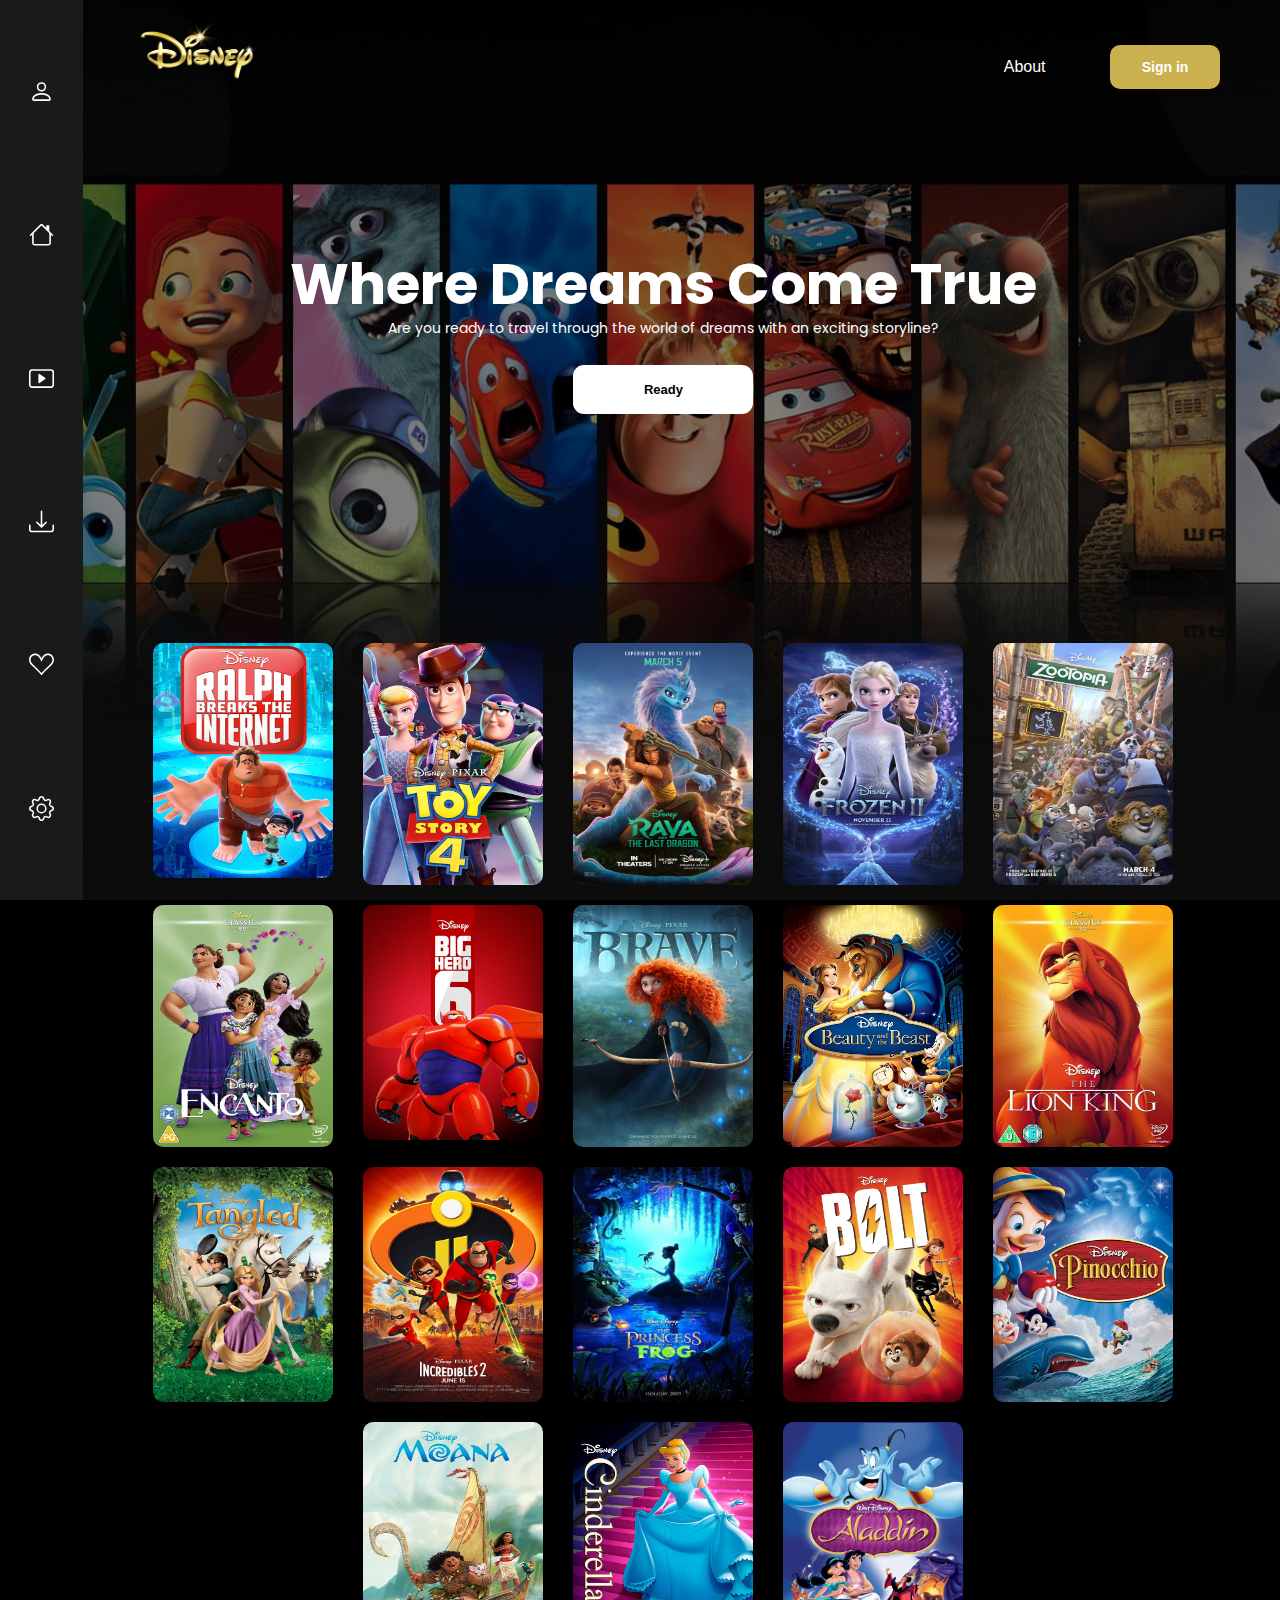
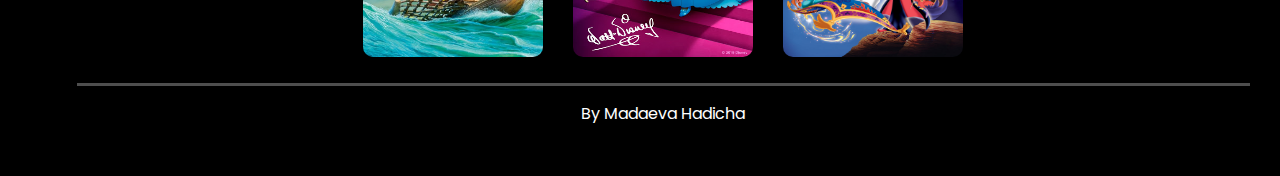
<file: index.html>
<!DOCTYPE html>
<html lang="en">
  <head>
    <meta charset="UTF-8" />
    <meta http-equiv="X-UA-Compatible" content="IE=edge" />
    <meta name="viewport" content="width=device-width, initial-scale=1.0" />
    <link rel="preconnect" href="https://fonts.googleapis.com" />
    <link rel="preconnect" href="https://fonts.gstatic.com" crossorigin />
    <link
      href="https://fonts.googleapis.com/css2?family=Poppins:wght@300&display=swap"
      rel="stylesheet"
    />
    <link rel="stylesheet" href="style.css" />
    <title>Disney</title>
  </head>
  <body>
    <div class="container">
      <div class="navbar">
        <img class="logo" src="./images/logo3.png" />
        <nav>
          <ul>
            <li><a href="#">About</a></li>
            <li>
              <a href="sign_in.html" target="_blank"
                ><button type="button">Sign in</button></a
              >
            </li>
          </ul>
        </nav>
      </div>
      <div class="sidebar">
        <div class="icons">
          <svg
            xmlns="http://www.w3.org/2000/svg"
            width="25"
            height="25"
            fill="currentColor"
            class="bi bi-person"
            viewBox="0 0 16 16"
          >
            <path
              d="M8 8a3 3 0 1 0 0-6 3 3 0 0 0 0 6zm2-3a2 2 0 1 1-4 0 2 2 0 0 1 4 0zm4 8c0 1-1 1-1 1H3s-1 0-1-1 1-4 6-4 6 3 6 4zm-1-.004c-.001-.246-.154-.986-.832-1.664C11.516 10.68 10.289 10 8 10c-2.29 0-3.516.68-4.168 1.332-.678.678-.83 1.418-.832 1.664h10z"
            />
          </svg>
        </div>
        <div class="icons">
          <svg
            xmlns="http://www.w3.org/2000/svg"
            width="25"
            height="25"
            fill="currentColor"
            class="bi bi-house"
            viewBox="0 0 16 16"
          >
            <path
              fill-rule="evenodd"
              d="M2 13.5V7h1v6.5a.5.5 0 0 0 .5.5h9a.5.5 0 0 0 .5-.5V7h1v6.5a1.5 1.5 0 0 1-1.5 1.5h-9A1.5 1.5 0 0 1 2 13.5zm11-11V6l-2-2V2.5a.5.5 0 0 1 .5-.5h1a.5.5 0 0 1 .5.5z"
            />
            <path
              fill-rule="evenodd"
              d="M7.293 1.5a1 1 0 0 1 1.414 0l6.647 6.646a.5.5 0 0 1-.708.708L8 2.207 1.354 8.854a.5.5 0 1 1-.708-.708L7.293 1.5z"
            />
          </svg>
        </div>
        <div class="icons">
          <svg
            xmlns="http://www.w3.org/2000/svg"
            width="25"
            height="25"
            fill="currentColor"
            class="bi bi-play-btn"
            viewBox="0 0 16 16"
          >
            <path
              d="M6.79 5.093A.5.5 0 0 0 6 5.5v5a.5.5 0 0 0 .79.407l3.5-2.5a.5.5 0 0 0 0-.814l-3.5-2.5z"
            />
            <path
              d="M0 4a2 2 0 0 1 2-2h12a2 2 0 0 1 2 2v8a2 2 0 0 1-2 2H2a2 2 0 0 1-2-2V4zm15 0a1 1 0 0 0-1-1H2a1 1 0 0 0-1 1v8a1 1 0 0 0 1 1h12a1 1 0 0 0 1-1V4z"
            />
          </svg>
        </div>
        <div class="icons">
          <svg
            xmlns="http://www.w3.org/2000/svg"
            width="25"
            height="25"
            fill="currentColor"
            class="bi bi-download"
            viewBox="0 0 16 16"
          >
            <path
              d="M.5 9.9a.5.5 0 0 1 .5.5v2.5a1 1 0 0 0 1 1h12a1 1 0 0 0 1-1v-2.5a.5.5 0 0 1 1 0v2.5a2 2 0 0 1-2 2H2a2 2 0 0 1-2-2v-2.5a.5.5 0 0 1 .5-.5z"
            />
            <path
              d="M7.646 11.854a.5.5 0 0 0 .708 0l3-3a.5.5 0 0 0-.708-.708L8.5 10.293V1.5a.5.5 0 0 0-1 0v8.793L5.354 8.146a.5.5 0 1 0-.708.708l3 3z"
            />
          </svg>
        </div>
        <div class="icons">
          <svg
            xmlns="http://www.w3.org/2000/svg"
            width="25"
            height="25"
            fill="currentColor"
            class="bi bi-suit-heart"
            viewBox="0 0 16 16"
          >
            <path
              d="m8 6.236-.894-1.789c-.222-.443-.607-1.08-1.152-1.595C5.418 2.345 4.776 2 4 2 2.324 2 1 3.326 1 4.92c0 1.211.554 2.066 1.868 3.37.337.334.721.695 1.146 1.093C5.122 10.423 6.5 11.717 8 13.447c1.5-1.73 2.878-3.024 3.986-4.064.425-.398.81-.76 1.146-1.093C14.446 6.986 15 6.131 15 4.92 15 3.326 13.676 2 12 2c-.777 0-1.418.345-1.954.852-.545.515-.93 1.152-1.152 1.595L8 6.236zm.392 8.292a.513.513 0 0 1-.784 0c-1.601-1.902-3.05-3.262-4.243-4.381C1.3 8.208 0 6.989 0 4.92 0 2.755 1.79 1 4 1c1.6 0 2.719 1.05 3.404 2.008.26.365.458.716.596.992a7.55 7.55 0 0 1 .596-.992C9.281 2.049 10.4 1 12 1c2.21 0 4 1.755 4 3.92 0 2.069-1.3 3.288-3.365 5.227-1.193 1.12-2.642 2.48-4.243 4.38z"
            />
          </svg>
        </div>
        <div class="icons">
          <svg
            xmlns="http://www.w3.org/2000/svg"
            width="25"
            height="25"
            fill="currentColor"
            class="bi bi-gear"
            viewBox="0 0 16 16"
          >
            <path
              d="M8 4.754a3.246 3.246 0 1 0 0 6.492 3.246 3.246 0 0 0 0-6.492zM5.754 8a2.246 2.246 0 1 1 4.492 0 2.246 2.246 0 0 1-4.492 0z"
            />
            <path
              d="M9.796 1.343c-.527-1.79-3.065-1.79-3.592 0l-.094.319a.873.873 0 0 1-1.255.52l-.292-.16c-1.64-.892-3.433.902-2.54 2.541l.159.292a.873.873 0 0 1-.52 1.255l-.319.094c-1.79.527-1.79 3.065 0 3.592l.319.094a.873.873 0 0 1 .52 1.255l-.16.292c-.892 1.64.901 3.434 2.541 2.54l.292-.159a.873.873 0 0 1 1.255.52l.094.319c.527 1.79 3.065 1.79 3.592 0l.094-.319a.873.873 0 0 1 1.255-.52l.292.16c1.64.893 3.434-.902 2.54-2.541l-.159-.292a.873.873 0 0 1 .52-1.255l.319-.094c1.79-.527 1.79-3.065 0-3.592l-.319-.094a.873.873 0 0 1-.52-1.255l.16-.292c.893-1.64-.902-3.433-2.541-2.54l-.292.159a.873.873 0 0 1-1.255-.52l-.094-.319zm-2.633.283c.246-.835 1.428-.835 1.674 0l.094.319a1.873 1.873 0 0 0 2.693 1.115l.291-.16c.764-.415 1.6.42 1.184 1.185l-.159.292a1.873 1.873 0 0 0 1.116 2.692l.318.094c.835.246.835 1.428 0 1.674l-.319.094a1.873 1.873 0 0 0-1.115 2.693l.16.291c.415.764-.42 1.6-1.185 1.184l-.291-.159a1.873 1.873 0 0 0-2.693 1.116l-.094.318c-.246.835-1.428.835-1.674 0l-.094-.319a1.873 1.873 0 0 0-2.692-1.115l-.292.16c-.764.415-1.6-.42-1.184-1.185l.159-.291A1.873 1.873 0 0 0 1.945 8.93l-.319-.094c-.835-.246-.835-1.428 0-1.674l.319-.094A1.873 1.873 0 0 0 3.06 4.377l-.16-.292c-.415-.764.42-1.6 1.185-1.184l.292.159a1.873 1.873 0 0 0 2.692-1.115l.094-.319z"
            />
          </svg>
        </div>
      </div>
      <div class="welcome">
        <div class="text">
          <h1>Where Dreams Come True</h1>
          <p>
            Are you ready to travel through the world of dreams with an exciting
            storyline?
          </p>
          <button type="button"><a href="#scroll">Ready</a></button>
        </div>
      </div>
      <div class="row">
        <div class="col">
          <a href="ralph_breaks_the_internet.html">
            <div class="card card1"></div
          ></a>
          <div class="card card2"></div>
          <div class="card card3"></div>
          <div class="card card4"></div>
          <div class="card card5" id="scroll"></div>
          <div class="card card6"></div>
          <a href="big_hero6.html">
            <div class="card card7"></div>
          </a>
          <div class="card card8"></div>
          <div class="card card9"></div>
          <div class="card card10"></div>
          <div class="card card11"></div>
          <div class="card card12"></div>
          <div class="card card13"></div>
          <div class="card card14"></div>
          <div class="card card15"></div>
          <div class="card card16"></div>
          <div class="card card17"></div>
          <div class="card card18"></div>
        </div>
      </div>
      <hr />
      <footer>By Madaeva Hadicha</footer>
    </div>
  </body>
</html>
</file>
<file: style.css>
* {
  margin: 0;
  padding: 0;
  box-sizing: border-box;
}
body {
  background-color: #000;
  font-family: "Poppins", sans-serif;
  display: flex;
  justify-content: flex-end;
}
.container,
.container2,
.container3 {
  width: 94%;
  height: 100vh;
  padding-right: 30px;

  background-position: center;
  background-size: cover;
}
.containersign {
  width: 100%;
  color: #fff;
  height: 100vh;
  display: flex;
  padding: 25px;
  padding-left: 130px;
  justify-content: flex-start;
  align-items: center;
  background-position: center;
  background-size: cover;
}

.container {
  background-image: linear-gradient(rgba(0, 0, 0, 0.5), rgba(0, 0, 0, 0.5)),
    url("./images/crop.jpg");
}
.container2 {
  background-image: linear-gradient(rgba(0, 0, 0, 0.5), rgba(0, 0, 0, 0.5)),
    url("./images/backralph.jfif");
}
.container3 {
  background-image: linear-gradient(rgba(0, 0, 0, 0.5), rgba(0, 0, 0, 0.5)),
    url("./images/hero.jpg");
}
.containersign {
  background-image: linear-gradient(rgba(0, 0, 0, 0.155), rgba(0, 0, 0, 0.221)),
    url("./images/signback.jpg");
}
.navbar {
  height: 12%;
  display: flex;
  padding-left: 60px;
  align-items: center;
  font-family: "Montserrat", sans-serif;
}
.logo {
  width: 120px;
  cursor: pointer;
}

nav {
  flex: 1;
  padding-right: 30px;
  text-align: right;
}
nav ul li {
  list-style: none;
  display: inline-block;
  margin-left: 60px;
}
nav ul li a {
  text-decoration: none;
  font-style: 13px;
  color: #fff;
  transition: 0.35s;
}
nav ul li a:hover {
  transition: 0.4s;
  opacity: 1;
}
.sidebar {
  background-color: #1a1a1a;
  width: 6.5%;
  height: 100%;
  padding: 20px;
  position: fixed;
  color: #fff;
  top: 0;
  left: 0;
  display: flex;
  flex-direction: column;
  justify-content: space-around;
  align-items: center;
}
.icons {
  width: 50px;
  height: 50px;
  display: flex;
  justify-content: center;
  align-items: center;
  cursor: pointer;
  transition: 0.3s;
  border-radius: 8px;
}
svg {
  cursor: pointer;
}

.icons:hover {
  border-radius: 10px;
  background-color: rgba(255, 255, 255, 0.201);
}

.row {
  height: auto;
  padding: 16px;
  margin-top: 5%;
}
.row h3 {
  margin-left: 120px;
  color: #fff;
}
.col {
  display: flex;
  flex-wrap: wrap;
  justify-content: center;
}
.welcome {
  width: 100%;
  height: 50vh;
  text-align: center;
  display: flex;
  align-items: center;
  flex-direction: column;
  justify-content: center;
}
.welcome2 {
  background-color: none;
  width: 100%;
  height: 50vh;
  text-align: left;
  align-items: center;
  display: flex;
  padding-left: 65px;
}
.text {
  width: 68%;
  height: auto;
}
.text2 {
  width: 45%;
  height: auto;
  background-color: none;
  display: flex;
  justify-content: flex-start;
  flex-direction: column;
}

.welcome h1,
.welcome2 .text2 h1 {
  color: #fff;
  font-size: 3.5em;
  line-height: 65px;
}
.welcome p,
.welcome2 p {
  color: #fff;
  line-height: 22px;
  font-size: 14px;
}
.someinf {
  display: flex;
  align-items: flex-end;
}
span {
  opacity: 0.6;
  color: #fff;
  font-size: 12px;
  word-spacing: 6px;
}
.rating-area {
  overflow: hidden;
  width: 210px;
}
.rating-area:not(:checked) > input {
  display: none;
}
.rating-area:not(:checked) > label {
  float: right;
  width: 42px;
  padding: 0;
  cursor: pointer;
  font-size: 32px;
  line-height: 32px;
  color: lightgrey;
  text-shadow: 1px 1px #bbb;
}
.rating-area:not(:checked) > label:before {
  content: "★";
}
.rating-area > input:checked ~ label {
  color: gold;
  text-shadow: 1px 1px #c60;
}
.rating-area:not(:checked) > label:hover,
.rating-area:not(:checked) > label:hover ~ label {
  color: gold;
}
.rating-area > input:checked + label:hover,
.rating-area > input:checked + label:hover ~ label,
.rating-area > input:checked ~ label:hover,
.rating-area > input:checked ~ label:hover ~ label,
.rating-area > label:hover ~ input:checked ~ label {
  color: gold;
  text-shadow: 1px 1px goldenrod;
}
.rate-area > label:active {
  position: relative;
}
button,
.button2 {
  width: 180px;
  color: #000;
  font-size: 13px;
  padding: 14px;
  text-align: center;
  background-color: #fff;
  border: 3px solid #fff;
  border-radius: 11px;
  outline: none;
  margin-top: 26px;
  font-weight: 600;
}
li button {
  width: 110px;
  color: #000;
  font-size: 14px;
  padding: 11px;
  text-align: center;
  border: 3px solid #cab04e;
  color: #fff;
  background-color: #cab04e;
  transition: 0.5s;
  border-radius: 10px;
  outline: none;
  margin-top: 26px;
  font-weight: 600;
}
.button2 {
  display: flex;
  align-items: center;
  justify-content: center;
}
button a {
  text-decoration: none;
  color: #000;
}
button:hover {
  border: 3px solid #fff;
  color: #fff;
  background-color: rgba(255, 255, 255, 0.335);
  transition: 0.5s;
}
button:hover a {
  color: #fff;
  transition: 0.6s;
}
li button:hover {
  background-color: #b09943;
  border: 3px solid #b09943;
}
.gallery_container {
  margin: 50px;
  display: flex;
  flex-wrap: wrap;
  justify-content: space-around;
}
.video_block {
  width: 100%;
  height: auto;
  padding: 80px 75px 10px 75px;
  display: flex;
  flex-direction: column;
  align-items: center;
  justify-content: center;

  color: #fff;
}

table {
  color: #fff;
  border-spacing: 20px 0;
}
th {
  text-align: right;
}
.card {
  min-width: 180px;
  min-height: 235px;
  cursor: pointer;
  border-radius: 10px;
  margin: 10px 15px;
  display: inline-block;
  background-size: 100% 100%;
  background-position: center;
  box-sizing: border-box;
  transition: 0.4s;
}
.card:hover {
  box-shadow: rgba(240, 217, 14, 0.552) 0px 0px 0px 3px;
  transform: scale(1.1);
  transition: 0.4s;
}
.card1 {
  background-image: url(./images/ralph.jpeg);
}
.card2 {
  background-image: url(./images/toystory.jpeg);
}
.card3 {
  background-image: url(./images/raya.jpg);
}
.card4 {
  background-image: url(./images/frozen.jpg);
}
.card5 {
  background-image: url(./images/zootopi.jpg);
}
.card6 {
  background-image: url(./images/encanto.jpg);
}
.card7 {
  background-image: url(./images/big_her.jpg);
}
.card8 {
  background-image: url(./images/brave.jpg);
}
.card9 {
  background-image: url(./images/beauty.jpg);
}
.card10 {
  background-image: url(./images/king.jpg);
}
.card11 {
  background-image: url(./images/tangled.webp);
}
.card12 {
  background-image: url(./images/smk.jpg);
}
.card13 {
  background-image: url(./images/tiana.jpg);
}
.card14 {
  background-image: url(images/Bolt_Poster.webp);
}
.card15 {
  background-image: url(./images/pinokio.jpeg);
}
.card16 {
  background-image: url(./images/moana.jpg);
}
.card17 {
  background-image: url(./images/cindrella.jpg);
}
.card18 {
  background-image: url(./images/Aladin.jpg);
}
h5 {
  color: #fff;
  text-shadow: 0 0 5px #999;
}
.card p {
  text-shadow: 0 0 15px #000;
  font-size: 9px;
}
hr {
  width: 100%;
  height: 3px;
  border: none;
  background-color: rgba(255, 255, 255, 0.306);
}
footer {
  width: 100%;
  height: 10vh;
  color: #fff;
  text-align: center;
  padding: 15px;
}
.signbox {
  width: 100%;
  height: 100%;

  background: rgba(246, 241, 241, 0.1);
  border-radius: 16px;
  box-shadow: 0 4px 30px rgba(0, 0, 0, 0.1);
  backdrop-filter: blur(4.3px);
  -webkit-backdrop-filter: blur(4.3px);
  border: 1px solid rgba(246, 241, 241, 0.29);
}
form {
  width: 100%;
  height: 100%;
  position: relative;
  background-color: none;
  top: -100%;
  padding: 55px;
  display: flex;
  flex-direction: column;
}
form h2 {
  margin-top: 40px;
  text-align: center;
}
form input {
  height: 50px;
  color: #fff;
  padding: 10px;
  font-size: 14px;
  background-color: transparent;
  border-radius: 4px;
  box-shadow: 0 4px 30px rgba(0, 0, 0, 0.1);
  backdrop-filter: blur(4.3px);
  -webkit-backdrop-filter: blur(4.3px);
  border: 1px solid rgba(246, 241, 241, 0.539);
}
::placeholder {
  color: #fff;
  opacity: 0.4;
  letter-spacing: 1px;
  font-size: 14px;
}
form input[type="button"] {
  background: rgba(246, 241, 241, 0.362);
  font-size: 15px;
}
.signbtn:hover {
  background: rgba(246, 241, 241, 0.603);
  font-size: 15px;
}
form input:focus {
  outline: none;
}
form a {
  color: #fff;
}
.bottomlink {
  width: 100%;
  display: flex;
  justify-content: space-between;
  padding: 5px;
}

.main {
  padding: 10px;
  width: 50%;
  height: 90%;
  background-color: none;
}
@media only screen and (max-width: 420px) {
  .container,
  .container2 {
    width: 100%;
    padding-right: 0;
  }

  .welcome h1 {
    font-size: 2em;
  }
  .welcome2 {
    padding-left: 40px;
  }
  .navbar {
    padding-left: 40px;
  }
  .logo {
    width: 90px;
  }
  nav {
    display: none;
  }
  .text2 {
    width: 100%;
  }
  .welcome2 .text2 h1 {
    font-size: 2em;
  }
  .gallery_container .gallery img {
    width: 120px;
    height: 90px;
  }
  .video_block {
    padding: 20px 40px;
  }
  .video_block h2 {
    font-size: 22px;
  }
  .video_block p {
    font-size: 13px;
  }
  table {
    font-size: 13px;
  }
  video {
    width: 300px;
    height: 200px;
  }
  .sidebar {
    width: 100%;
    height: 8%;
    flex-direction: row;
    top: 92%;
    background-color: 1a1a1a;

    left: 0;
  }
}

@media only screen and (max-width: 750px) {
  .container,
  .container2,
  .container3 {
    width: 100%;

    padding-right: 20px;
  }
  .welcome h1 {
    font-size: 2.5em;
    line-height: 44px;
  }

  .sidebar {
    padding: 30px;
  }
  .text2 {
    width: 100%;
  }
  video {
    width: 350px;
    height: 320px;
  }
}
</file>
